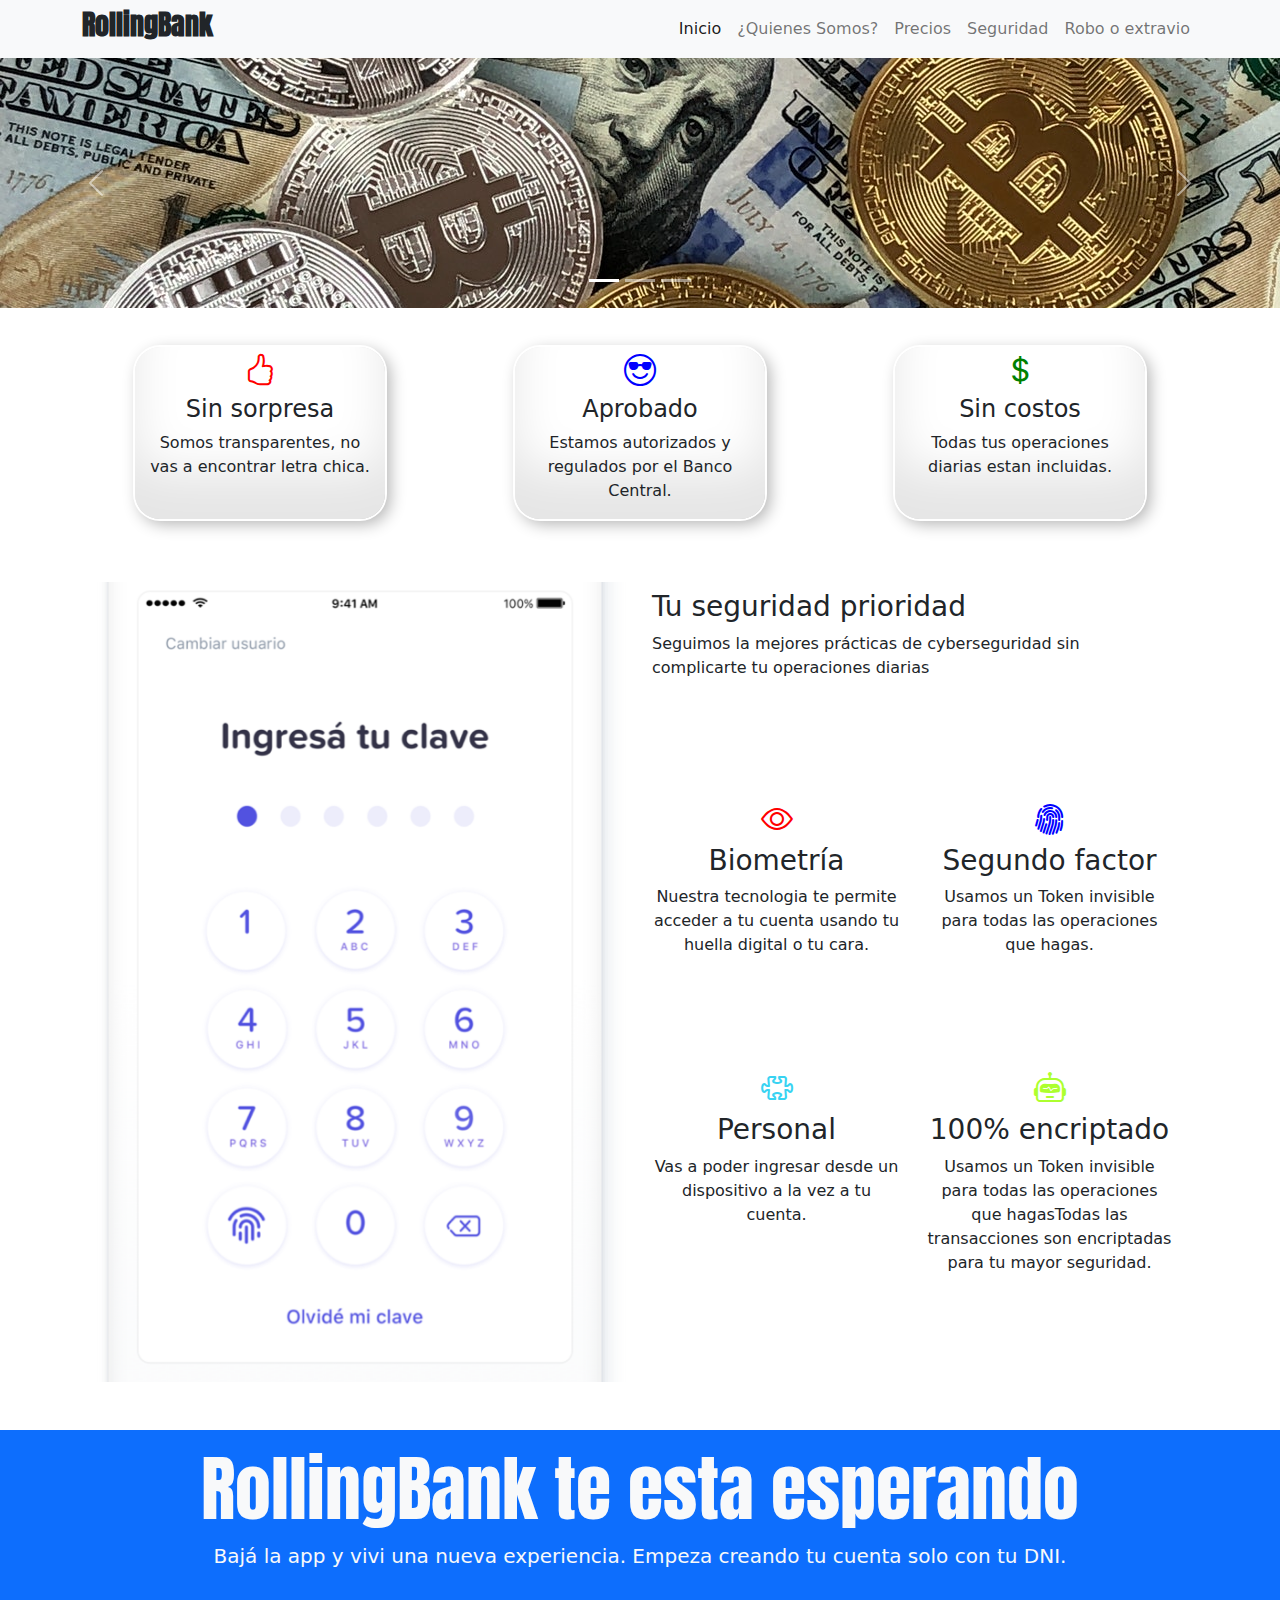
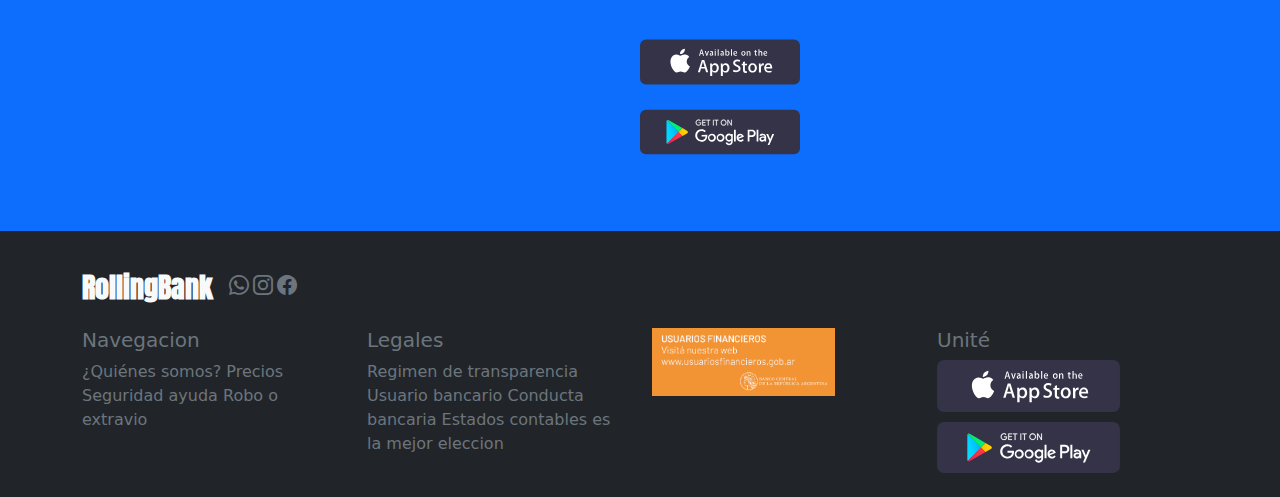
<file: index.html>
<!DOCTYPE html>
<html lang="en">
    <head>
        <meta charset="UTF-8" />
        <meta http-equiv="X-UA-Compatible" content="IE=edge" />
        <meta name="viewport" content="width=device-width, initial-scale=1.0" />
        <meta name="description" content="banco rolling code" />
        <meta name="author" content="Mario Chavez" />
        <meta name="Keywords" content="finanzas, banco , dinero" />
        <link rel="stylesheet" href="./css/bootstrap.min.css" />
        <link
            rel="stylesheet"
            href="https://cdn.jsdelivr.net/npm/bootstrap-icons@1.10.2/font/bootstrap-icons.css"
        />
        <link rel="stylesheet" href="./css/style.css" />
        <title>RollingBank</title>
    </head>
    <body>
        <header>
            <section>
                <nav class="navbar navbar-expand-lg bg-light">
                    <div class="container">
                        <h3 class="fw-bold logo">RollingBank</h3>
                        <button
                            class="navbar-toggler"
                            type="button"
                            data-bs-toggle="collapse"
                            data-bs-target="#navbarSupportedContent"
                            aria-controls="navbarSupportedContent"
                            aria-expanded="false"
                            aria-label="Toggle navigation"
                        >
                            <span class="navbar-toggler-icon"></span>
                        </button>
                        <div class="collapse navbar-collapse" id="navbarSupportedContent">
                            <ul class="navbar-nav ms-auto mb-2 mb-lg-0">
                                <li class="nav-item">
                                    <a
                                        class="nav-link active"
                                        aria-current="page"
                                        href="./index.html"
                                        >Inicio</a
                                    >
                                </li>
                                <li class="nav-item">
                                    <a class="nav-link" href="./pages/quienessomos.html"
                                        >¿Quienes Somos?</a
                                    >
                                </li>
                                <li class="nav-item">
                                    <a class="nav-link" href="./pages/precios.html"
                                        >Precios</a
                                    >
                                </li>
                                <li class="nav-item">
                                    <a class="nav-link" href="./seguridad.html"
                                        >Seguridad</a
                                    >
                                </li>
                                <li class="nav-item">
                                    <a class="nav-link" href="./pages/robooextravio.html"
                                        >Robo o extravio</a
                                    >
                                </li>
                            </ul>
                        </div>
                    </div>
                </nav>
            </section>
        </header>
        <main>
            <section id="cauroselProduct" class="carousel slide" data-bs-ride="true">
                <div class="carousel-indicators">
                    <button
                        type="button"
                        data-bs-target="#cauroselProduct"
                        data-bs-slide-to="0"
                        class="active"
                        aria-current="true"
                        aria-label="Slide 1"
                    ></button>
                    <button
                        type="button"
                        data-bs-target="#cauroselProduct"
                        data-bs-slide-to="1"
                        aria-label="Slide 2"
                    ></button>
                    <button
                        type="button"
                        data-bs-target="#cauroselProduct"
                        data-bs-slide-to="2"
                        aria-label="Slide 3"
                    ></button>
                </div>
                <div class="carousel-inner">
                    <div class="carousel-item active">
                        <img
                            src="./img/banner/bitcoin.jpg"
                            class="d-block w-100 baner-index"
                            alt="bitcoin"
                        />
                    </div>
                    <div class="carousel-item">
                        <img
                            src="./img/banner/cajero.jpg"
                            class="d-block w-100 baner-index"
                            alt="cajeros"
                        />
                    </div>
                    <div class="carousel-item">
                        <img
                            src="./img/banner/dolar.jpg"
                            class="d-block w-100 baner-index"
                            alt="dolar"
                        />
                    </div>
                </div>
                <button
                    class="carousel-control-prev"
                    type="button"
                    data-bs-target="#cauroselProduct"
                    data-bs-slide="prev"
                >
                    <span class="carousel-control-prev-icon" aria-hidden="true"></span>
                    <span class="visually-hidden">Previous</span>
                </button>
                <button
                    class="carousel-control-next"
                    type="button"
                    data-bs-target="#cauroselProduct"
                    data-bs-slide="next"
                >
                    <span class="carousel-control-next-icon" aria-hidden="true"></span>
                    <span class="visually-hidden">Next</span>
                </button>
            </section>
            <section class="container my-4">
                <article class="row">
                    <aside class="col-12 col-md-5 col-lg-4 text-center cord-index">
                        <i
                            class="bi bi-hand-thumbs-up"
                            style="font-size: 2rem; color: red"
                        ></i>
                        <h4>Sin sorpresa</h4>
                        <p>Somos transparentes, no vas a encontrar letra chica.</p>
                    </aside>
                    <aside class="col-12 col-md-5 col-lg-4 text-center cord-index">
                        <i
                            class="bi bi-emoji-sunglasses"
                            style="font-size: 2rem; color: blue"
                        ></i>
                        <h4>Aprobado</h4>
                        <p>Estamos autorizados y regulados por el Banco Central.</p>
                    </aside>
                    <aside class="col-12 col-md-12 col-lg-4 text-center cord-index">
                        <i
                            class="bi bi-currency-dollar"
                            style="font-size: 2rem; color: green"
                        ></i>
                        <h4>Sin costos</h4>
                        <p>Todas tus operaciones diarias estan incluidas.</p>
                    </aside>
                </article>
            </section>
            <section class="container my-5">
                <article class="row">
                    <aside class="col-12 col-md-6">
                        <img
                            src="./img/iphone-illustration-sec.png"
                            alt="iphone-index"
                            width="100%"
                            class="img-iphone"
                        />
                    </aside>
                    <aside class="col-12 col-md-6 row">
                        <div class="my-2">
                            <h3>Tu seguridad prioridad</h3>
                            <p>
                                Seguimos la mejores prácticas de cyberseguridad sin
                                complicarte tu operaciones diarias
                            </p>
                        </div>
                        <div class="col-12 col-md-6 text-center">
                            <i class="bi bi-eye" style="font-size: 2rem; color: red"></i>
                            <h3>Biometría</h3>
                            <p>
                                Nuestra tecnologia te permite acceder a tu cuenta usando
                                tu huella digital o tu cara.
                            </p>
                        </div>
                        <div class="col-12 col-md-6 text-center">
                            <i
                                class="bi bi-fingerprint"
                                style="font-size: 2rem; color: blue"
                            ></i>
                            <h3>Segundo factor</h3>
                            <p>
                                Usamos un Token invisible para todas las operaciones que
                                hagas.
                            </p>
                        </div>
                        <div class="col-12 col-md-6 text-center">
                            <i
                                class="bi bi-puzzle"
                                style="font-size: 2rem; color: #38d3f2"
                            ></i>
                            <h3>Personal</h3>
                            <p>
                                Vas a poder ingresar desde un dispositivo a la vez a tu
                                cuenta.
                            </p>
                        </div>
                        <div class="col-12 col-md-6 text-center">
                            <i
                                class="bi bi-robot"
                                style="font-size: 2rem; color: greenyellow"
                            ></i>
                            <h3>100% encriptado</h3>
                            <p>
                                Usamos un Token invisible para todas las operaciones que
                                hagasTodas las transacciones son encriptadas para tu mayor
                                seguridad.
                            </p>
                        </div>
                    </aside>
                </article>
            </section>
            <section class="bg-primary text-center">
                <article class="p-3 w-75 baner-azul">
                    <h5 class="display-2 text-light text-center logo">
                        RollingBank te esta esperando
                    </h5>
                    <p class="text-light bg-primary text-center container fs-5 my-2">
                        Bajá la app y vivi una nueva experiencia. Empeza creando tu cuenta
                        solo con tu DNI.
                    </p>
                    <div class="col-12 col-md-5 col-lg-1 m-auto p-5">
                        <img
                            src="./img/badge-apple-store.svg"
                            alt="IOS"
                            width="160em"
                            height="70em"
                            style="text-align: center"
                        />
                        <img
                            src="./img/google-play-badge-bb.svg"
                            alt="Android"
                            width="160em"
                            height="70em"
                        />
                    </div>
                </article>
            </section>
        </main>
        <footer class="text-light bg-dark p-4">
            <section class="container">
                <div class="row">
                    <div class="col-12 my-3 d-flex">
                        <h3 class="fw-bold logo">RollingBank</h3>
                        <a
                            href="./pages/404.html"
                            class="text-secondary redes-sociales ms-3"
                        >
                            <i class="bi bi-whatsapp fs-5"></i>
                        </a>
                        <a
                            href="./pages/404.html"
                            class="text-secondary mx-1 redes-sociales"
                        >
                            <i class="bi bi-instagram fs-5"></i>
                        </a>
                        <a href="./pages/404.html" class="text-secondary redes-sociales">
                            <i class="bi bi-facebook fs-5"></i>
                        </a>
                    </div>
                    <div class="col-12 col-md-6 col-lg-3">
                        <h5 class="text-muted">Navegacion</h5>
                        <p class="text-muted">
                            ¿Quiénes somos? Precios Seguridad ayuda Robo o extravio
                        </p>
                    </div>
                    <div class="col-12 col-md-6 col-lg-3">
                        <h5 class="text-muted">Legales</h5>
                        <p class="text-muted">
                            Regimen de transparencia Usuario bancario Conducta bancaria
                            Estados contables es la mejor eleccion
                        </p>
                    </div>
                    <div class="col-12 col-md-6 col-lg-3">
                        <img
                            src="./img/usuariosfinancieros.png"
                            alt="ususario-financie"
                            width="70%"
                        />
                    </div>
                    <div class="col-12 col-md-6 col-lg-3">
                        <h5 class="text-muted">Unité</h5>
                        <img
                            src="./img/badge-apple-store.svg"
                            alt="IOS"
                            width="70%"
                            style="margin-bottom: 10px"
                        />
                        <img
                            src="./img/google-play-badge-bb.svg"
                            alt="Android"
                            width="70%"
                        />
                    </div>
                </div>
            </section>
        </footer>
        <script src="./js/bootstrap.min.js"></script>
    </body>
</html>
</file>
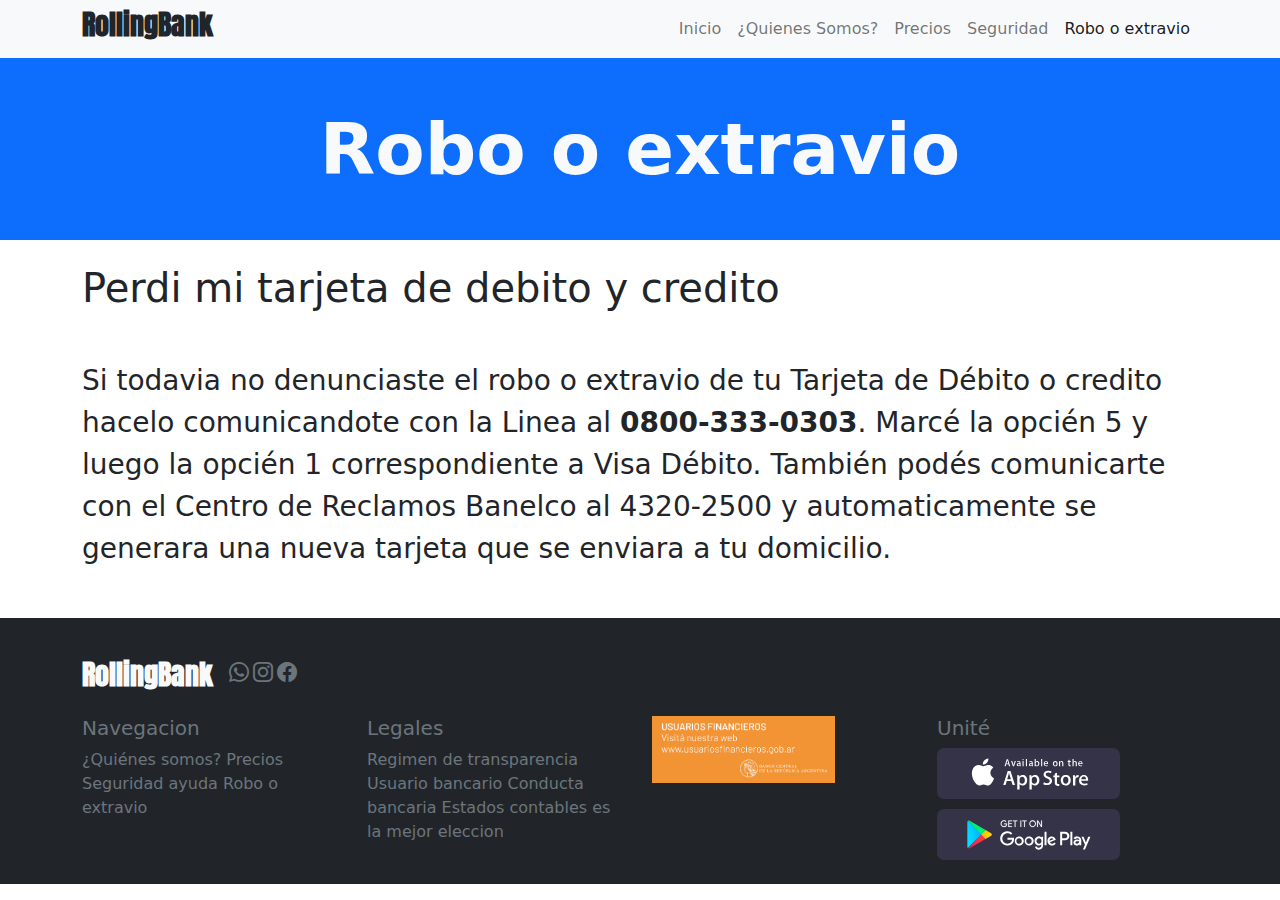
<file: pages/robooextravio.html>
<!DOCTYPE html>
<html lang="en">
    <head>
        <meta charset="UTF-8" />
        <meta http-equiv="X-UA-Compatible" content="IE=edge" />
        <meta name="viewport" content="width=device-width, initial-scale=1.0" />
        <meta name="description" content="banco rolling code" />
        <meta name="author" content="Mario Chavez" />
        <meta name="Keywords" content="finanzas, banco , dinero" />
        <link rel="stylesheet" href="../css/bootstrap.min.css" />
        <link
            rel="stylesheet"
            href="https://cdn.jsdelivr.net/npm/bootstrap-icons@1.10.2/font/bootstrap-icons.css"
        />
        <link rel="stylesheet" href="../css/style.css" />
        <title>Banco Rolling</title>
    </head>
    <body>
        <header>
            <nav class="navbar navbar-expand-lg bg-light">
                <div class="container">
                    <h3 class="fw-bold logo">RollingBank</h3>
                    <button
                        class="navbar-toggler"
                        type="button"
                        data-bs-toggle="collapse"
                        data-bs-target="#navbarSupportedContent"
                        aria-controls="navbarSupportedContent"
                        aria-expanded="false"
                        aria-label="Toggle navigation"
                    >
                        <span class="navbar-toggler-icon"></span>
                    </button>
                    <div class="collapse navbar-collapse" id="navbarSupportedContent">
                        <ul class="navbar-nav ms-auto mb-2 mb-lg-0">
                            <li class="nav-item">
                                <a
                                    class="nav-link"
                                    aria-current="page"
                                    href="../index.html"
                                    >Inicio</a
                                >
                            </li>
                            <li class="nav-item">
                                <a class="nav-link" href="./quienessomos.html"
                                    >¿Quienes Somos?</a
                                >
                            </li>
                            <li class="nav-item">
                                <a class="nav-link" href="./precios.html">Precios</a>
                            </li>
                            <li class="nav-item">
                                <a class="nav-link" href="./seguridad.html">Seguridad</a>
                            </li>
                            <li class="nav-item">
                                <a class="nav-link active" href="./robooextravio.html"
                                    >Robo o extravio</a
                                >
                            </li>
                        </ul>
                    </div>
                </div>
            </nav>

            <h1 class="display-2 text-light bg-primary text-center p-5 fw-bold">
                Robo o extravio
            </h1>
        </header>
        <main>
            <section class="container my-4">
                <h1>Perdi mi tarjeta de debito y credito</h1>
                <p class="fs-3 my-5">
                    Si todavia no denunciaste el robo o extravio de tu Tarjeta de Débito o
                    credito hacelo comunicandote con la Linea al
                    <strong> 0800-333-0303</strong>. Marcé la opcién 5 y luego la opcién 1
                    correspondiente a Visa Débito. También podés comunicarte con el Centro
                    de Reclamos Banelco al 4320-2500 y automaticamente se generara una
                    nueva tarjeta que se enviara a tu domicilio.
                </p>
            </section>
        </main>
        <footer class="text-light bg-dark p-4">
            <section class="container">
                <div class="row">
                    <div class="col-12 my-3 d-flex">
                        <h3 class="fw-bold logo">RollingBank</h3>
                        <a href="./404.html" class="text-secondary redes-sociales ms-3">
                            <i class="bi bi-whatsapp fs-5"></i>
                        </a>
                        <a href="./404.html" class="text-secondary mx-1 redes-sociales">
                            <i class="bi bi-instagram fs-5"></i>
                        </a>
                        <a href="./404.html" class="text-secondary redes-sociales">
                            <i class="bi bi-facebook fs-5"></i>
                        </a>
                    </div>
                    <div class="col-12 col-md-6 col-lg-3">
                        <h5 class="text-muted">Navegacion</h5>
                        <p class="text-muted">
                            ¿Quiénes somos? Precios Seguridad ayuda Robo o extravio
                        </p>
                    </div>
                    <div class="col-12 col-md-6 col-lg-3">
                        <h5 class="text-muted">Legales</h5>
                        <p class="text-muted">
                            Regimen de transparencia Usuario bancario Conducta bancaria
                            Estados contables es la mejor eleccion
                        </p>
                    </div>
                    <div class="col-12 col-md-6 col-lg-3">
                        <img
                            src="../img/usuariosfinancieros.png"
                            alt="ususario-financie"
                            width="70%"
                        />
                    </div>
                    <div class="col-12 col-md-6 col-lg-3">
                        <h5 class="text-muted">Unité</h5>
                        <img
                            src="../img/badge-apple-store.svg"
                            alt="IOS"
                            width="70%"
                            style="margin-bottom: 10px"
                        />
                        <img
                            src="../img/google-play-badge-bb.svg"
                            alt="Android"
                            width="70%"
                        />
                    </div>
                </div>
            </section>
        </footer>
        <script src="../js/bootstrap.min.js"></script>
    </body>
</html>
</file>
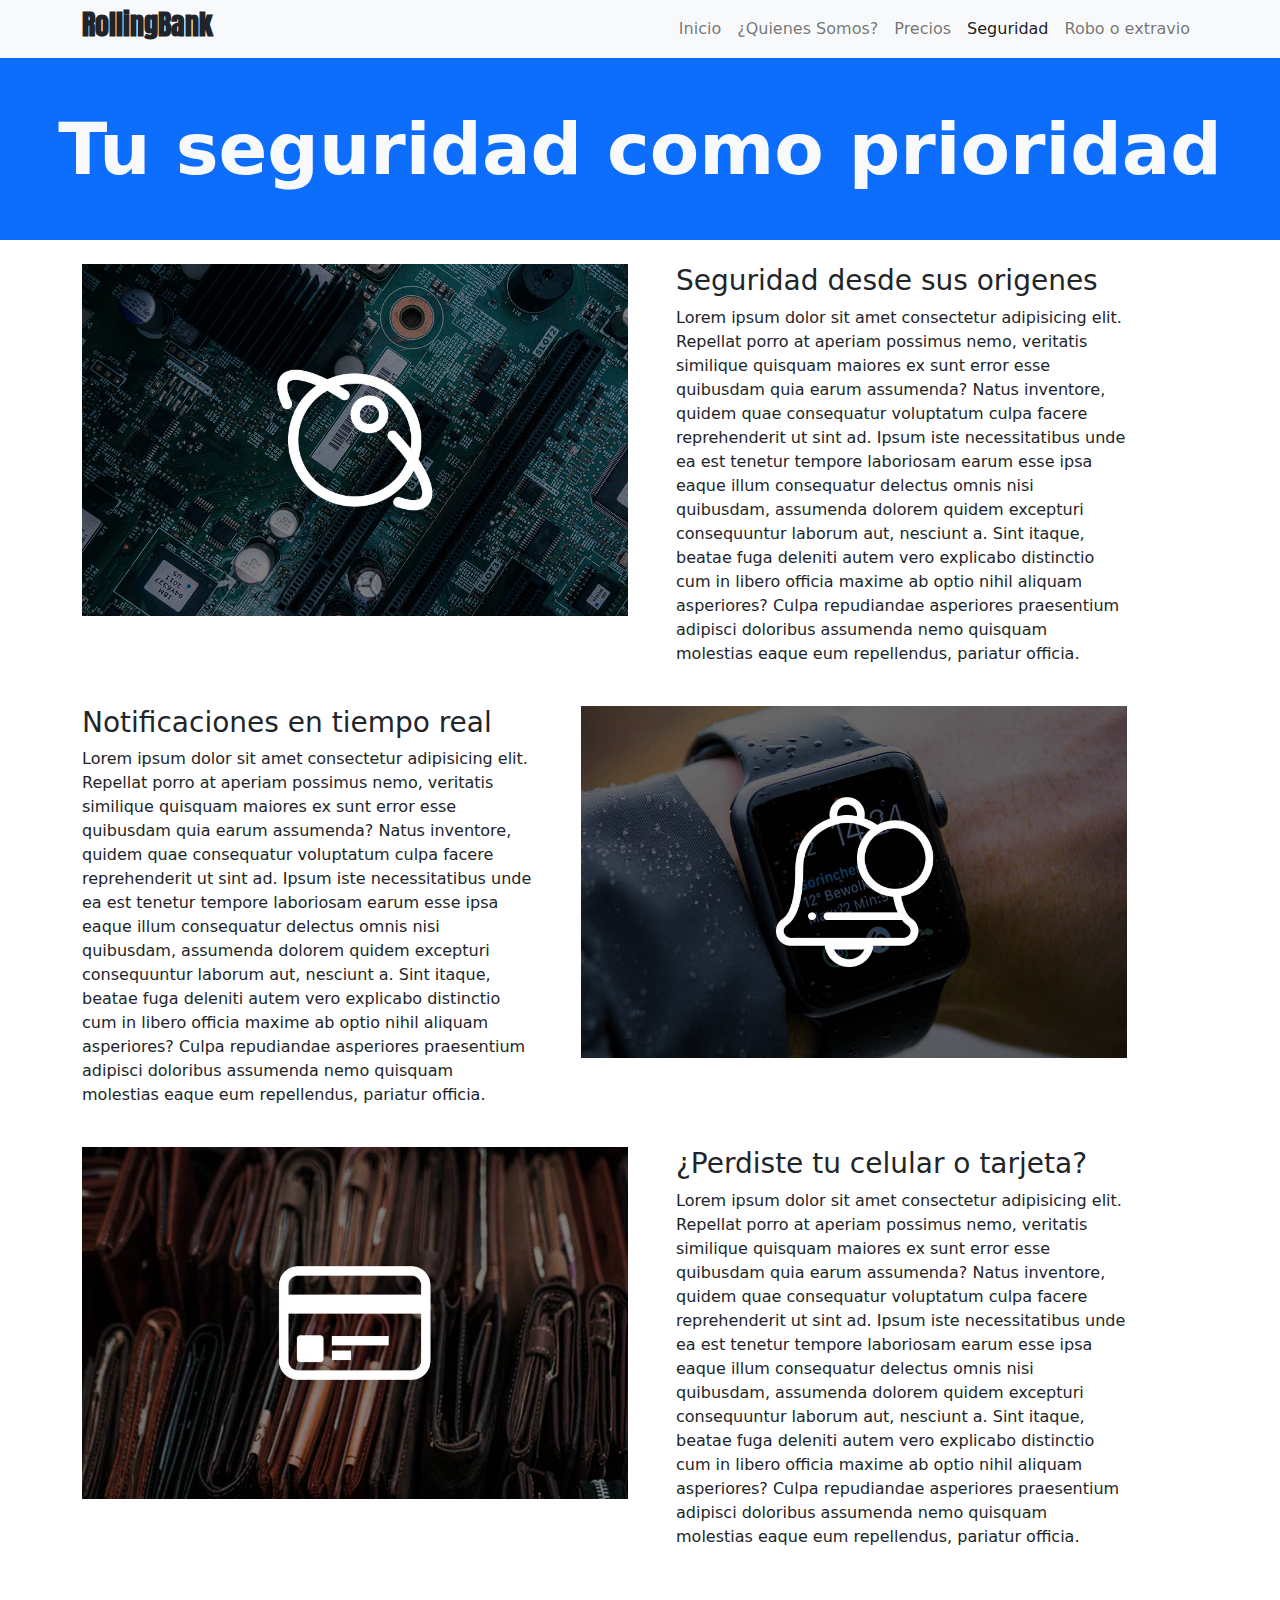
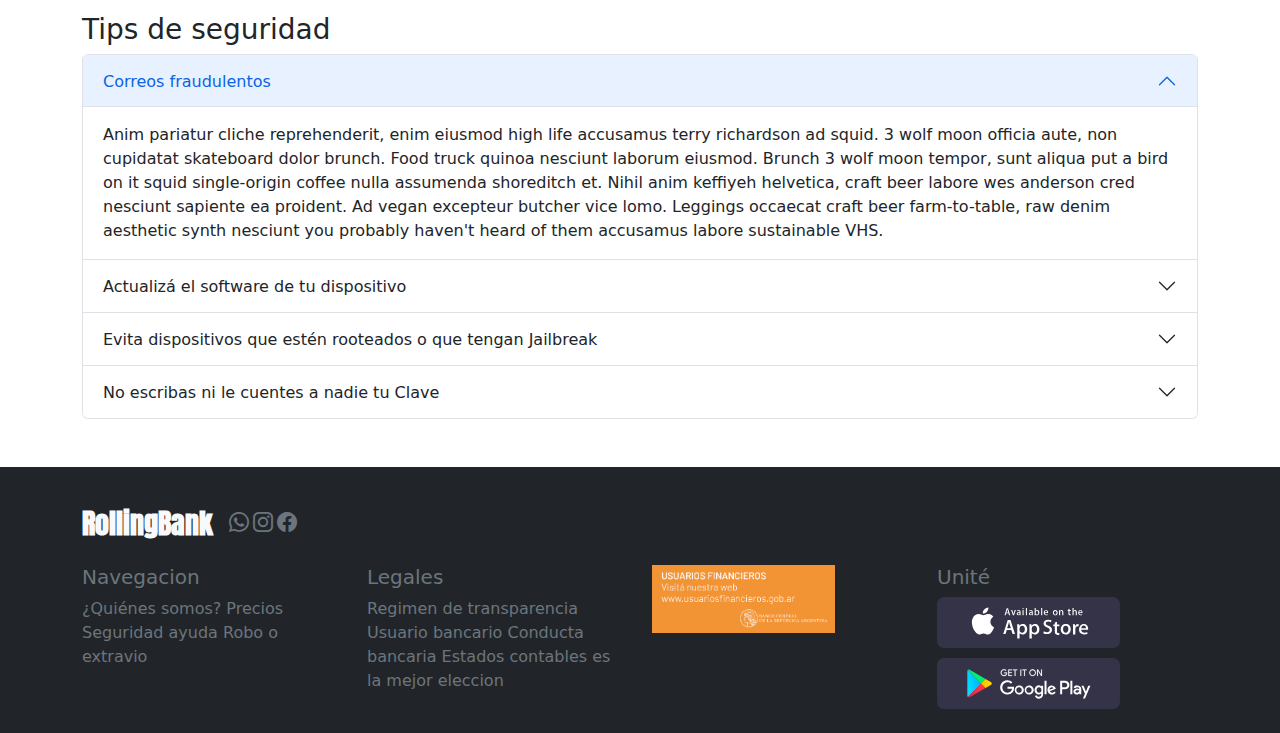
<file: pages/seguridad.html>
<!DOCTYPE html>
<html lang="en">
    <head>
        <meta charset="UTF-8" />
        <meta http-equiv="X-UA-Compatible" content="IE=edge" />
        <meta name="viewport" content="width=device-width, initial-scale=1.0" />
        <meta name="description" content="banco rolling code" />
        <meta name="author" content="Mario Chavez" />
        <meta name="Keywords" content="finanzas, banco , dinero" />
        <link rel="stylesheet" href="../css/bootstrap.min.css" />
        <link
            rel="stylesheet"
            href="https://cdn.jsdelivr.net/npm/bootstrap-icons@1.10.2/font/bootstrap-icons.css"
        />
        <link rel="stylesheet" href="../css/style.css" />
        <title>Banco Rolling</title>
    </head>
    <body>
        <header>
            <nav class="navbar navbar-expand-lg bg-light">
                <div class="container">
                    <h3 class="fw-bold logo">RollingBank</h3>
                    <button
                        class="navbar-toggler"
                        type="button"
                        data-bs-toggle="collapse"
                        data-bs-target="#navbarSupportedContent"
                        aria-controls="navbarSupportedContent"
                        aria-expanded="false"
                        aria-label="Toggle navigation"
                    >
                        <span class="navbar-toggler-icon"></span>
                    </button>
                    <div class="collapse navbar-collapse" id="navbarSupportedContent">
                        <ul class="navbar-nav ms-auto mb-2 mb-lg-0">
                            <li class="nav-item">
                                <a
                                    class="nav-link"
                                    aria-current="page"
                                    href="../index.html"
                                    >Inicio</a
                                >
                            </li>
                            <li class="nav-item">
                                <a class="nav-link" href="./quienessomos.html"
                                    >¿Quienes Somos?</a
                                >
                            </li>
                            <li class="nav-item">
                                <a class="nav-link" href="./precios.html">Precios</a>
                            </li>
                            <li class="nav-item">
                                <a class="nav-link active" href="./seguridad.html"
                                    >Seguridad</a
                                >
                            </li>
                            <li class="nav-item">
                                <a class="nav-link" href="./robooextravio.html"
                                    >Robo o extravio</a
                                >
                            </li>
                        </ul>
                    </div>
                </div>
            </nav>

            <h1 class="display-2 text-light bg-primary text-center p-5 fw-bold">
                Tu seguridad como prioridad
            </h1>
        </header>
        <main>
            <section class="container my-4">
                <article class="row">
                    <div class="col-12 col-md-12 me-lg-4 col-lg-6">
                        <img
                            src="../img/seguridad/galaxy.jpg"
                            alt=" galaxy"
                            width="100%"
                            class="seguridad-imgGalxy"
                        />
                    </div>
                    <div class="col-12 col-md-12 col-lg-5">
                        <h3>Seguridad desde sus origenes</h3>
                        <p>
                            Lorem ipsum dolor sit amet consectetur adipisicing elit.
                            Repellat porro at aperiam possimus nemo, veritatis similique
                            quisquam maiores ex sunt error esse quibusdam quia earum
                            assumenda? Natus inventore, quidem quae consequatur voluptatum
                            culpa facere reprehenderit ut sint ad. Ipsum iste
                            necessitatibus unde ea est tenetur tempore laboriosam earum
                            esse ipsa eaque illum consequatur delectus omnis nisi
                            quibusdam, assumenda dolorem quidem excepturi consequuntur
                            laborum aut, nesciunt a. Sint itaque, beatae fuga deleniti
                            autem vero explicabo distinctio cum in libero officia maxime
                            ab optio nihil aliquam asperiores? Culpa repudiandae
                            asperiores praesentium adipisci doloribus assumenda nemo
                            quisquam molestias eaque eum repellendus, pariatur officia.
                        </p>
                    </div>
                </article>
                <article class="row my-4">
                    <div class="col-12 col-md-12 col-lg-5 me-lg-4">
                        <h3>Notificaciones en tiempo real</h3>
                        <p>
                            Lorem ipsum dolor sit amet consectetur adipisicing elit.
                            Repellat porro at aperiam possimus nemo, veritatis similique
                            quisquam maiores ex sunt error esse quibusdam quia earum
                            assumenda? Natus inventore, quidem quae consequatur voluptatum
                            culpa facere reprehenderit ut sint ad. Ipsum iste
                            necessitatibus unde ea est tenetur tempore laboriosam earum
                            esse ipsa eaque illum consequatur delectus omnis nisi
                            quibusdam, assumenda dolorem quidem excepturi consequuntur
                            laborum aut, nesciunt a. Sint itaque, beatae fuga deleniti
                            autem vero explicabo distinctio cum in libero officia maxime
                            ab optio nihil aliquam asperiores? Culpa repudiandae
                            asperiores praesentium adipisci doloribus assumenda nemo
                            quisquam molestias eaque eum repellendus, pariatur officia.
                        </p>
                    </div>
                    <div class="col-12 col-md-12 col-lg-6">
                        <img
                            src="../img/seguridad/notification.jpg"
                            alt=" galaxy"
                            width="100%"
                            class="seguridad-imgGalxy"
                        />
                    </div>
                </article>
                <article class="row">
                    <div class="col-12 col-md-12 me-lg-4 col-lg-6">
                        <img
                            src="../img/seguridad/vault.jpg"
                            alt=" galaxy"
                            width="100%"
                            class="seguridad-imgGalxy"
                        />
                    </div>
                    <div class="col-12 col-md-12 col-lg-5">
                        <h3>¿Perdiste tu celular o tarjeta?</h3>
                        <p>
                            Lorem ipsum dolor sit amet consectetur adipisicing elit.
                            Repellat porro at aperiam possimus nemo, veritatis similique
                            quisquam maiores ex sunt error esse quibusdam quia earum
                            assumenda? Natus inventore, quidem quae consequatur voluptatum
                            culpa facere reprehenderit ut sint ad. Ipsum iste
                            necessitatibus unde ea est tenetur tempore laboriosam earum
                            esse ipsa eaque illum consequatur delectus omnis nisi
                            quibusdam, assumenda dolorem quidem excepturi consequuntur
                            laborum aut, nesciunt a. Sint itaque, beatae fuga deleniti
                            autem vero explicabo distinctio cum in libero officia maxime
                            ab optio nihil aliquam asperiores? Culpa repudiandae
                            asperiores praesentium adipisci doloribus assumenda nemo
                            quisquam molestias eaque eum repellendus, pariatur officia.
                        </p>
                    </div>
                </article>
            </section>
            <section class="container my-5">
                <h3>Tips de seguridad</h3>
                <div class="accordion" id="accordionPanelsStayOpenExample">
                    <div class="accordion-item">
                        <h2 class="accordion-header" id="panelsStayOpen-headingOne">
                            <button
                                class="accordion-button"
                                type="button"
                                data-bs-toggle="collapse"
                                data-bs-target="#panelsStayOpen-collapseOne"
                                aria-expanded="true"
                                aria-controls="panelsStayOpen-collapseOne"
                            >
                                Correos fraudulentos
                            </button>
                        </h2>
                        <div
                            id="panelsStayOpen-collapseOne"
                            class="accordion-collapse collapse show"
                            aria-labelledby="panelsStayOpen-headingOne"
                        >
                            <div class="accordion-body">
                                Anim pariatur cliche reprehenderit, enim eiusmod high life
                                accusamus terry richardson ad squid. 3 wolf moon officia
                                aute, non cupidatat skateboard dolor brunch. Food truck
                                quinoa nesciunt laborum eiusmod. Brunch 3 wolf moon
                                tempor, sunt aliqua put a bird on it squid single-origin
                                coffee nulla assumenda shoreditch et. Nihil anim keffiyeh
                                helvetica, craft beer labore wes anderson cred nesciunt
                                sapiente ea proident. Ad vegan excepteur butcher vice
                                lomo. Leggings occaecat craft beer farm-to-table, raw
                                denim aesthetic synth nesciunt you probably haven't heard
                                of them accusamus labore sustainable VHS.
                            </div>
                        </div>
                    </div>
                    <div class="accordion-item">
                        <h2 class="accordion-header" id="panelsStayOpen-headingTwo">
                            <button
                                class="accordion-button collapsed"
                                type="button"
                                data-bs-toggle="collapse"
                                data-bs-target="#panelsStayOpen-collapseTwo"
                                aria-expanded="false"
                                aria-controls="panelsStayOpen-collapseTwo"
                            >
                                Actualizá el software de tu dispositivo
                            </button>
                        </h2>
                        <div
                            id="panelsStayOpen-collapseTwo"
                            class="accordion-collapse collapse"
                            aria-labelledby="panelsStayOpen-headingTwo"
                        >
                            <div class="accordion-body">
                                Anim pariatur cliche reprehenderit, enim eiusmod high life
                                accusamus terry richardson ad squid. 3 wolf moon officia
                                aute, non cupidatat skateboard dolor brunch. Food truck
                                quinoa nesciunt laborum eiusmod. Brunch 3 wolf moon
                                tempor, sunt aliqua put a bird on it squid single-origin
                                coffee nulla assumenda shoreditch et. Nihil anim keffiyeh
                                helvetica, craft beer labore wes anderson cred nesciunt
                                sapiente ea proident. Ad vegan excepteur butcher vice
                                lomo. Leggings occaecat craft beer farm-to-table, raw
                                denim aesthetic synth nesciunt you probably haven't heard
                                of them accusamus labore sustainable VHS.
                            </div>
                        </div>
                    </div>
                    <div class="accordion-item">
                        <h2 class="accordion-header" id="panelsStayOpen-headingThree">
                            <button
                                class="accordion-button collapsed"
                                type="button"
                                data-bs-toggle="collapse"
                                data-bs-target="#panelsStayOpen-collapseThree"
                                aria-expanded="false"
                                aria-controls="panelsStayOpen-collapseThree"
                            >
                                Evita dispositivos que estén rooteados o que tengan
                                Jailbreak
                            </button>
                        </h2>
                        <div
                            id="panelsStayOpen-collapseThree"
                            class="accordion-collapse collapse"
                            aria-labelledby="panelsStayOpen-headingThree"
                        >
                            <div class="accordion-body">
                                Anim pariatur cliche reprehenderit, enim eiusmod high life
                                accusamus terry richardson ad squid. 3 wolf moon officia
                                aute, non cupidatat skateboard dolor brunch. Food truck
                                quinoa nesciunt laborum eiusmod. Brunch 3 wolf moon
                                tempor, sunt aliqua put a bird on it squid single-origin
                                coffee nulla assumenda shoreditch et. Nihil anim keffiyeh
                                helvetica, craft beer labore wes anderson cred nesciunt
                                sapiente ea proident. Ad vegan excepteur butcher vice
                                lomo. Leggings occaecat craft beer farm-to-table, raw
                                denim aesthetic synth nesciunt you probably haven't heard
                                of them accusamus labore sustainable VHS.
                            </div>
                        </div>
                    </div>
                    <div class="accordion-item">
                        <h2 class="accordion-header" id="panelsStayOpen-headingThre">
                            <button
                                class="accordion-button collapsed"
                                type="button"
                                data-bs-toggle="collapse"
                                data-bs-target="#panelsStayOpen-collapseThr"
                                aria-expanded="false"
                                aria-controls="panelsStayOpen-collapseThr"
                            >
                                No escribas ni le cuentes a nadie tu Clave
                            </button>
                        </h2>
                        <div
                            id="panelsStayOpen-collapseThr"
                            class="accordion-collapse collapse"
                            aria-labelledby="panelsStayOpen-headingThre"
                        >
                            <div class="accordion-body">
                                Anim pariatur cliche reprehenderit, enim eiusmod high life
                                accusamus terry richardson ad squid. 3 wolf moon officia
                                aute, non cupidatat skateboard dolor brunch. Food truck
                                quinoa nesciunt laborum eiusmod. Brunch 3 wolf moon
                                tempor, sunt aliqua put a bird on it squid single-origin
                                coffee nulla assumenda shoreditch et. Nihil anim keffiyeh
                                helvetica, craft beer labore wes anderson cred nesciunt
                                sapiente ea proident. Ad vegan excepteur butcher vice
                                lomo. Leggings occaecat craft beer farm-to-table, raw
                                denim aesthetic synth nesciunt you probably haven't heard
                                of them accusamus labore sustainable VHS.
                            </div>
                        </div>
                    </div>
                </div>
            </section>
        </main>
        <footer class="text-light bg-dark p-4">
            <section class="container">
                <div class="row">
                    <div class="col-12 my-3 d-flex">
                        <h3 class="fw-bold logo">RollingBank</h3>
                        <a href="./404.html" class="text-secondary redes-sociales ms-3">
                            <i class="bi bi-whatsapp fs-5"></i>
                        </a>
                        <a href="./404.html" class="text-secondary mx-1 redes-sociales">
                            <i class="bi bi-instagram fs-5"></i>
                        </a>
                        <a href="./404.html" class="text-secondary redes-sociales">
                            <i class="bi bi-facebook fs-5"></i>
                        </a>
                    </div>
                    <div class="col-12 col-md-6 col-lg-3">
                        <h5 class="text-muted">Navegacion</h5>
                        <p class="text-muted">
                            ¿Quiénes somos? Precios Seguridad ayuda Robo o extravio
                        </p>
                    </div>
                    <div class="col-12 col-md-6 col-lg-3">
                        <h5 class="text-muted">Legales</h5>
                        <p class="text-muted">
                            Regimen de transparencia Usuario bancario Conducta bancaria
                            Estados contables es la mejor eleccion
                        </p>
                    </div>
                    <div class="col-12 col-md-6 col-lg-3">
                        <img
                            src="../img/usuariosfinancieros.png"
                            alt="ususario-financie"
                            width="70%"
                        />
                    </div>
                    <div class="col-12 col-md-6 col-lg-3">
                        <h5 class="text-muted">Unité</h5>
                        <img
                            src="../img/badge-apple-store.svg"
                            alt="IOS"
                            width="70%"
                            style="margin-bottom: 10px"
                        />
                        <img
                            src="../img/google-play-badge-bb.svg"
                            alt="Android"
                            width="70%"
                        />
                    </div>
                </div>
            </section>
        </footer>
        <script src="../js/bootstrap.min.js"></script>
    </body>
</html>
</file>
<file: css/style.css>
@import url('https://fonts.googleapis.com/css2?family=Anton&family=Montserrat:wght@300&display=swap');
.logo{
    font-family: 'Anton', sans-serif;
}
.baner-index{
    width: 100%;
    height: 250px;
    object-fit: cover;
}
.cord-index{
    border-radius: 25px;
    width: 250px;
    margin: 15px auto;
    box-shadow:
    inset 0 -3em 3em rgba(0,0,0,0.1),
    0 0  0 2px rgb(255,255,255),
    0.3em 0.3em 1em rgba(0,0,0,0.3);
}

.img-iphone{
    height: 50em;
    object-fit: cover;   
}
.baner-azul{
    margin: auto;
}
.pesos-style{
   height: 50px;
   max-width: 50px;
}
/* footer */
.redes-sociales{
    text-decoration: none;
}

/* seguiridad */
.seguridad-imgGalxy{
    height: 22em;
    object-fit: cover;   
}
</file>
